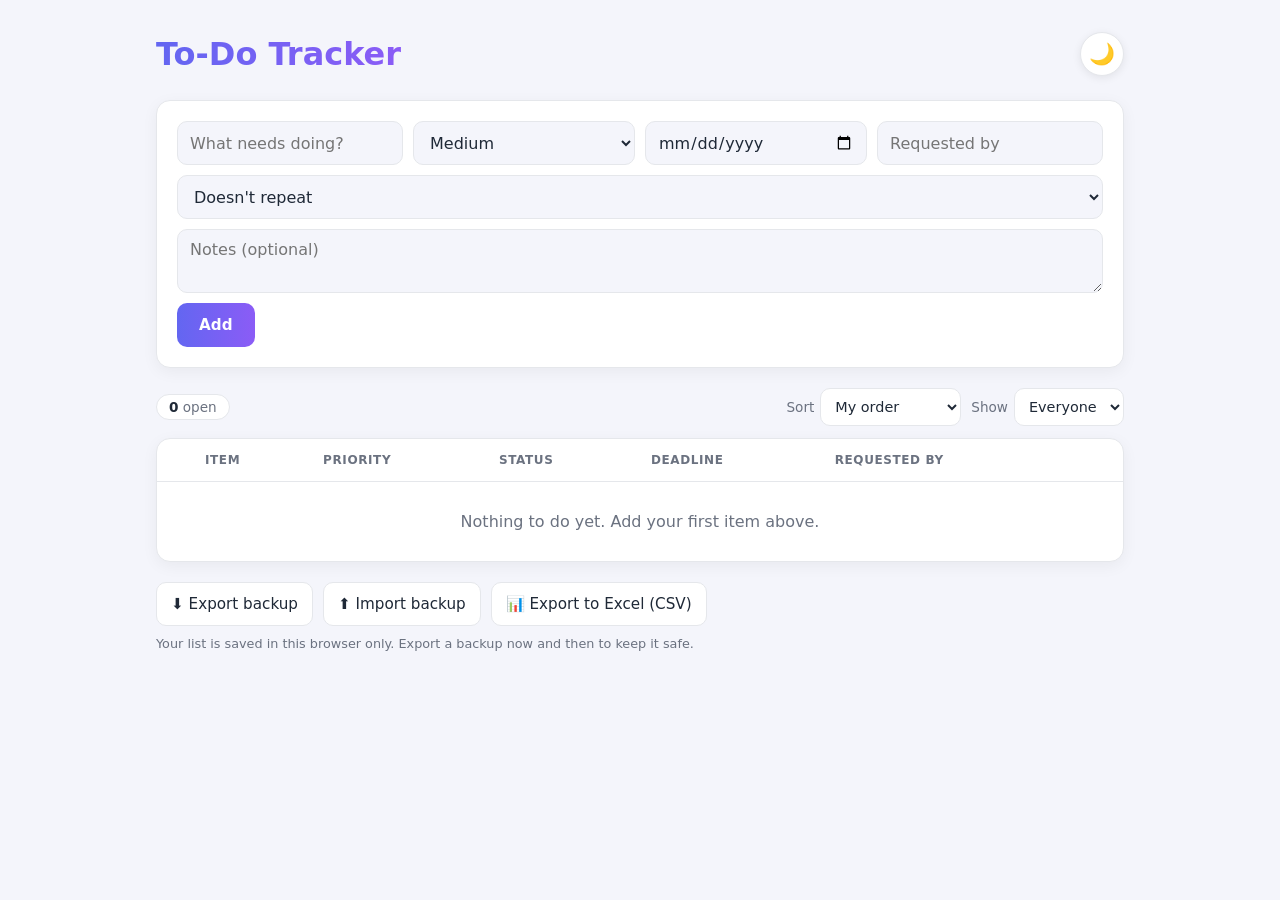
<file: index.html>
<!DOCTYPE html>
<html lang="en">
<head>
  <meta charset="UTF-8">
  <meta name="viewport" content="width=device-width, initial-scale=1, viewport-fit=cover">
  <meta name="theme-color" content="#6366f1">
  <meta name="apple-mobile-web-app-capable" content="yes">
  <title>To-Do Tracker</title>
  <script>
    // Apply the saved light/dark choice before the page draws, so it doesn't flash.
    try {
      const t = localStorage.getItem('theme');
      if (t) document.documentElement.dataset.theme = t;
    } catch (e) {}
  </script>
  <style>
    /* Colour palette (change these to re-theme the whole app) */
    :root {
      --bg: #f4f5fb;
      --card: #ffffff;
      --text: #1f2937;
      --muted: #6b7280;
      --border: #e5e7eb;
      --accent: #6366f1;
      --accent-2: #8b5cf6;
      --high: #dc2626;    --high-bg: #fee2e2;
      --medium: #b45309;  --medium-bg: #fef3c7;
      --low: #047857;     --low-bg: #d1fae5;
      --info: #2563eb;    --info-bg: #dbeafe;
      --wait: #9333ea;    --wait-bg: #f3e8ff;
      --success: #059669; --success-bg: #ecfdf5;
      --success-btn: #059669; /* same in both themes so white button text stays readable */
      color-scheme: light;
    }
    /* Dark colours: used when the device is in dark mode (unless the user picked light),
       or when the user picked dark with the toggle. */
    @media (prefers-color-scheme: dark) {
      :root:not([data-theme="light"]) {
        --bg: #0f172a; --card: #1e293b; --text: #e2e8f0; --muted: #94a3b8; --border: #334155;
        --high: #f87171; --high-bg: #451a1a; --medium: #fbbf24; --medium-bg: #422c0b;
        --low: #34d399; --low-bg: #0b3b2e; --info: #60a5fa; --info-bg: #172554;
        --wait: #c084fc; --wait-bg: #3b0764; --success: #34d399; --success-bg: #0b3b2e;
        color-scheme: dark;
      }
    }
    :root[data-theme="dark"] {
      --bg: #0f172a; --card: #1e293b; --text: #e2e8f0; --muted: #94a3b8; --border: #334155;
      --high: #f87171; --high-bg: #451a1a; --medium: #fbbf24; --medium-bg: #422c0b;
      --low: #34d399; --low-bg: #0b3b2e; --info: #60a5fa; --info-bg: #172554;
      --wait: #c084fc; --wait-bg: #3b0764; --success: #34d399; --success-bg: #0b3b2e;
      color-scheme: dark;
    }

    * { box-sizing: border-box; }
    html { -webkit-text-size-adjust: 100%; }
    html.demo { scrollbar-width: none; }               /* demo mode (mockup.html): no scrollbars */
    html.demo::-webkit-scrollbar { display: none; }
    body {
      font-family: system-ui, -apple-system, "Segoe UI", Roboto, sans-serif;
      background: var(--bg);
      color: var(--text);
      max-width: 1000px;
      margin: 0 auto;
      /* env() keeps content clear of the iPhone notch and home bar */
      padding: max(32px, env(safe-area-inset-top)) max(16px, env(safe-area-inset-right))
               max(32px, env(safe-area-inset-bottom)) max(16px, env(safe-area-inset-left));
      transition: background 0.3s, color 0.3s;
      -webkit-tap-highlight-color: transparent;
    }

    header {
      display: flex;
      align-items: center;
      justify-content: space-between;
      gap: 12px;
      margin-bottom: 24px;
    }
    h1 {
      margin: 0;
      font-size: 2rem;
      background: linear-gradient(90deg, var(--accent), var(--accent-2));
      -webkit-background-clip: text;
      background-clip: text;
      color: transparent;
    }
    #theme-toggle {
      width: 44px;
      height: 44px;
      flex-shrink: 0;
      border-radius: 50%;
      font-size: 1.3rem;
      background: var(--card);
      border: 1px solid var(--border);
      box-shadow: 0 2px 8px rgba(0, 0, 0, 0.08);
    }

    .card {
      background: var(--card);
      border: 1px solid var(--border);
      border-radius: 14px;
      box-shadow: 0 4px 16px rgba(0, 0, 0, 0.05);
      padding: 20px;
      margin-bottom: 20px;
    }

    /* ---------- Add / edit form ---------- */
    form { display: flex; flex-wrap: wrap; gap: 10px; }
    input, select, textarea {
      flex: 1 1 160px;
      min-height: 44px;
      padding: 10px 12px;
      border: 1px solid var(--border);
      border-radius: 10px;
      background: var(--bg);
      color: var(--text);
      font: inherit;
      font-size: 16px; /* 16px stops iPhones zooming in when you tap a field */
    }
    textarea { flex: 1 1 100%; min-height: 64px; resize: vertical; }
    input:focus, select:focus, textarea:focus {
      outline: none;
      border-color: var(--accent);
      box-shadow: 0 0 0 3px rgba(99, 102, 241, 0.25);
    }
    button {
      cursor: pointer;
      border: none;
      border-radius: 10px;
      font: inherit;
      font-size: 0.95rem;
      color: var(--text);
      transition: transform 0.1s, opacity 0.2s, background 0.2s;
    }
    button:hover { opacity: 0.9; }
    button:active { transform: scale(0.95); }
    button[hidden] { display: none; }
    .form-buttons { display: flex; gap: 10px; }
    form button {
      min-height: 44px;
      padding: 10px 22px;
      color: #fff;
      font-weight: 600;
      background: linear-gradient(90deg, var(--accent), var(--accent-2));
    }
    form button.secondary {
      color: var(--text);
      background: var(--bg);
      border: 1px solid var(--border);
    }

    /* ---------- Pop-up message (done / deleted + Undo) ---------- */
    #message {
      display: none;
      position: fixed;
      z-index: 10;
      left: 50%;
      transform: translateX(-50%);
      bottom: max(20px, env(safe-area-inset-bottom));
      width: calc(100% - 32px);
      max-width: 560px;
      align-items: center;
      justify-content: space-between;
      gap: 12px;
      padding: 12px 16px;
      background: var(--success-bg);
      color: var(--success);
      border: 1px solid var(--success);
      border-radius: 12px;
      box-shadow: 0 10px 30px rgba(0, 0, 0, 0.2);
      font-weight: 500;
    }
    #message.show { display: flex; }
    #message button {
      flex-shrink: 0;
      min-height: 36px;
      padding: 6px 16px;
      color: #fff;
      background: var(--success-btn);
      font-weight: 600;
    }

    /* ---------- Counter, sort and filter ---------- */
    .toolbar {
      display: flex;
      flex-wrap: wrap;
      align-items: center;
      justify-content: space-between;
      gap: 12px;
      margin-bottom: 12px;
    }
    .counter { display: flex; flex-wrap: wrap; gap: 8px; }
    .count {
      padding: 4px 12px;
      border-radius: 999px;
      background: var(--card);
      border: 1px solid var(--border);
      font-size: 0.85rem;
      color: var(--muted);
    }
    .count b { color: var(--text); }
    .count.overdue, .count.overdue b { color: var(--high); background: var(--high-bg); border-color: transparent; }
    .controls { display: flex; flex-wrap: wrap; gap: 10px; }
    .controls label { display: flex; align-items: center; gap: 6px; font-size: 0.85rem; color: var(--muted); }
    .controls select { flex: none; min-height: 38px; padding: 6px 10px; font-size: 0.9rem; background: var(--card); }

    /* ---------- Items table ---------- */
    .table-wrap { padding: 0; overflow: hidden; }
    table { width: 100%; border-collapse: collapse; }
    th {
      text-align: left;
      font-size: 0.75rem;
      text-transform: uppercase;
      letter-spacing: 0.05em;
      color: var(--muted);
      padding: 14px 16px;
      border-bottom: 1px solid var(--border);
    }
    td { padding: 12px 16px; border-bottom: 1px solid var(--border); vertical-align: middle; }
    tbody tr:last-child td { border-bottom: none; }
    tbody tr:hover { background: rgba(99, 102, 241, 0.05); }

    .item-name { font-weight: 500; }
    .notes { margin-top: 4px; font-size: 0.85rem; color: var(--muted); white-space: pre-wrap; word-break: break-word; }
    .meta { margin-top: 4px; font-size: 0.78rem; color: var(--muted); }
    td.deadline-cell { white-space: nowrap; }

    /* Finished items: struck through and faded */
    tr.done .item-name { text-decoration: line-through; }
    tr.done td.title, tr.done td.deadline-cell, tr.done td.req, tr.done .badge { opacity: 0.6; }

    /* Drag handle (only shown when sorting by "My order") */
    th.handle-cell, td.handle-cell { width: 32px; padding-right: 0; }
    .handle {
      display: inline-block;
      padding: 4px;
      font-size: 1.2rem;
      line-height: 1;
      color: var(--muted);
      cursor: grab;
      touch-action: none; /* lets a finger drag without scrolling the page */
      user-select: none;
    }
    .no-drag .handle-cell { display: none; }
    tr.dragging { background: var(--card); box-shadow: 0 8px 24px rgba(0, 0, 0, 0.18); }
    tr.dragging .handle { cursor: grabbing; }

    /* Priority badges */
    .badge {
      display: inline-block;
      padding: 3px 10px;
      border-radius: 999px;
      font-size: 0.8rem;
      font-weight: 600;
    }
    .badge.high { color: var(--high); background: var(--high-bg); }
    .badge.medium { color: var(--medium); background: var(--medium-bg); }
    .badge.low { color: var(--low); background: var(--low-bg); }

    /* Status picker, coloured by status */
    .status-select {
      flex: none;
      min-height: 32px;
      padding: 4px 8px;
      font-size: 0.85rem;
      font-weight: 600;
      border-radius: 999px;
      border: 1px solid transparent;
      cursor: pointer;
    }
    .st-todo { color: var(--muted); background: var(--bg); border-color: var(--border); }
    .st-progress { color: var(--info); background: var(--info-bg); }
    .st-waiting { color: var(--wait); background: var(--wait-bg); }
    .st-done { color: var(--success); background: var(--success-bg); }

    /* Deadline: amber when due today/tomorrow, red when overdue */
    .due { display: inline-flex; flex-direction: column; line-height: 1.3; }
    .due small { font-size: 0.75rem; color: var(--muted); }
    .due.soon, .due.soon small { color: var(--medium); font-weight: 600; }
    .due.overdue, .due.overdue small { color: var(--high); font-weight: 600; }

    /* Row buttons: Done/Undo, edit, delete */
    td.actions { white-space: nowrap; text-align: right; }
    td.actions button {
      min-width: 36px;
      min-height: 36px;
      padding: 6px 10px;
      margin-left: 4px;
      background: transparent;
    }
    td.actions button.done-btn { color: #fff; background: var(--success-btn); font-weight: 600; }
    tr.done td.actions button.done-btn { background: var(--muted); }
    td.actions button:not(.done-btn):hover { background: var(--bg); }

    td.empty { white-space: normal; text-align: center; color: var(--muted); padding: 30px; }

    /* ---------- Backup buttons ---------- */
    .backup { display: flex; flex-wrap: wrap; gap: 10px; }
    .backup button {
      min-height: 44px;
      padding: 10px 14px;
      background: var(--card);
      border: 1px solid var(--border);
    }
    .hint { margin: 10px 0 90px; font-size: 0.8rem; color: var(--muted); }

    /* ---------- Phones (iPhone / Android) ---------- */
    @media (max-width: 640px) {
      body { padding-top: max(20px, env(safe-area-inset-top)); }
      h1 { font-size: 1.6rem; }
      .card { padding: 16px; border-radius: 16px; }

      /* Form: one field per line, full-width buttons */
      input, select, textarea, .form-buttons { flex: 1 1 100%; }
      .form-buttons button { flex: 1; min-height: 48px; font-size: 1rem; }

      /* Sort / filter take the full width; 16px text avoids iPhone zoom */
      .controls, .controls label { flex: 1 1 100%; }
      .controls select { flex: 1; font-size: 16px; min-height: 44px; }
      .controls label { flex: 1 1 calc(50% - 5px); }
      .controls { flex-wrap: nowrap; }

      /* List: each item becomes its own card instead of a table row */
      .table-wrap { padding: 0; background: none; border: none; box-shadow: none; overflow: visible; }
      table, tbody, tr, td { display: block; width: 100%; }
      thead { display: none; }
      tbody tr {
        position: relative;
        background: var(--card);
        border: 1px solid var(--border);
        border-radius: 16px;
        box-shadow: 0 4px 16px rgba(0, 0, 0, 0.05);
        padding: 14px 16px;
        margin-bottom: 12px;
      }
      tbody tr:hover { background: var(--card); }
      td {
        border: none;
        padding: 5px 0;
        display: flex;
        justify-content: space-between;
        align-items: center;
        gap: 12px;
      }
      /* Small grey label in front of each value, from the cell's data-label */
      td[data-label]::before {
        content: attr(data-label);
        font-size: 0.8rem;
        color: var(--muted);
      }
      td.title { display: block; font-size: 1.1rem; padding: 0 40px 8px 0; }
      td.blank { display: none; } /* hide empty deadline / requested-by lines */
      td.handle-cell { position: absolute; top: 10px; right: 10px; width: auto; padding: 0; }
      .handle { font-size: 1.4rem; padding: 6px; }
      .due { align-items: flex-end; text-align: right; }
      .status-select { font-size: 16px; min-height: 38px; padding: 4px 12px; }

      /* Buttons along the bottom of the card, big enough for a thumb */
      td.actions {
        justify-content: flex-end;
        gap: 8px;
        margin-top: 10px;
        padding-top: 12px;
        border-top: 1px solid var(--border);
      }
      td.actions button { min-width: 44px; min-height: 44px; margin: 0; font-size: 1.1rem; }
      td.actions button.done-btn { flex: 1; font-size: 1rem; }

      td.empty { display: block; background: var(--card); border-radius: 16px; }
      .backup button { flex: 1 1 100%; }
    }
  </style>
</head>
<body>
  <header>
    <h1>To-Do Tracker</h1>
    <button id="theme-toggle" type="button" aria-label="Switch to dark mode" title="Switch to dark mode">🌙</button>
  </header>

  <div class="card">
    <form id="item-form">
      <input id="item" placeholder="What needs doing?" required autocomplete="off">
      <select id="priority" aria-label="Priority">
        <option>High</option>
        <option selected>Medium</option>
        <option>Low</option>
      </select>
      <input id="deadline" type="date" aria-label="Deadline">
      <input id="requested-by" placeholder="Requested by" list="requesters" autocomplete="off">
      <datalist id="requesters"></datalist>
      <select id="repeat" aria-label="Repeat">
        <option value="">Doesn't repeat</option>
        <option value="daily">Repeats daily</option>
        <option value="weekly">Repeats weekly</option>
        <option value="monthly">Repeats monthly</option>
      </select>
      <textarea id="notes" placeholder="Notes (optional)" rows="2"></textarea>
      <div class="form-buttons">
        <button type="submit" id="submit-btn">Add</button>
        <button type="button" id="cancel-btn" class="secondary" hidden>Cancel</button>
      </div>
    </form>
  </div>

  <div class="toolbar">
    <div id="counter" class="counter" aria-live="polite"></div>
    <div class="controls">
      <label>Sort
        <select id="sort-by">
          <option value="manual">My order</option>
          <option value="priority">Priority</option>
          <option value="deadline">Deadline</option>
          <option value="person">Requested by</option>
          <option value="newest">Newest first</option>
        </select>
      </label>
      <label>Show
        <select id="person-filter"></select>
      </label>
    </div>
  </div>

  <div class="card table-wrap">
    <table id="item-table">
      <thead>
        <tr>
          <th class="handle-cell"></th><th>Item</th><th>Priority</th><th>Status</th>
          <th>Deadline</th><th>Requested by</th><th></th>
        </tr>
      </thead>
      <tbody id="item-list"></tbody>
    </table>
  </div>

  <div class="backup">
    <button id="export-json" type="button">⬇️ Export backup</button>
    <button id="import-btn" type="button">⬆️ Import backup</button>
    <button id="export-csv" type="button">📊 Export to Excel (CSV)</button>
    <input id="import-file" type="file" accept=".json,application/json" hidden>
  </div>
  <p class="hint">Your list is saved in this browser only. Export a backup now and then to keep it safe.</p>

  <div id="message" role="status"></div>

  <script src="app.js"></script>
</body>
</html>
</file>
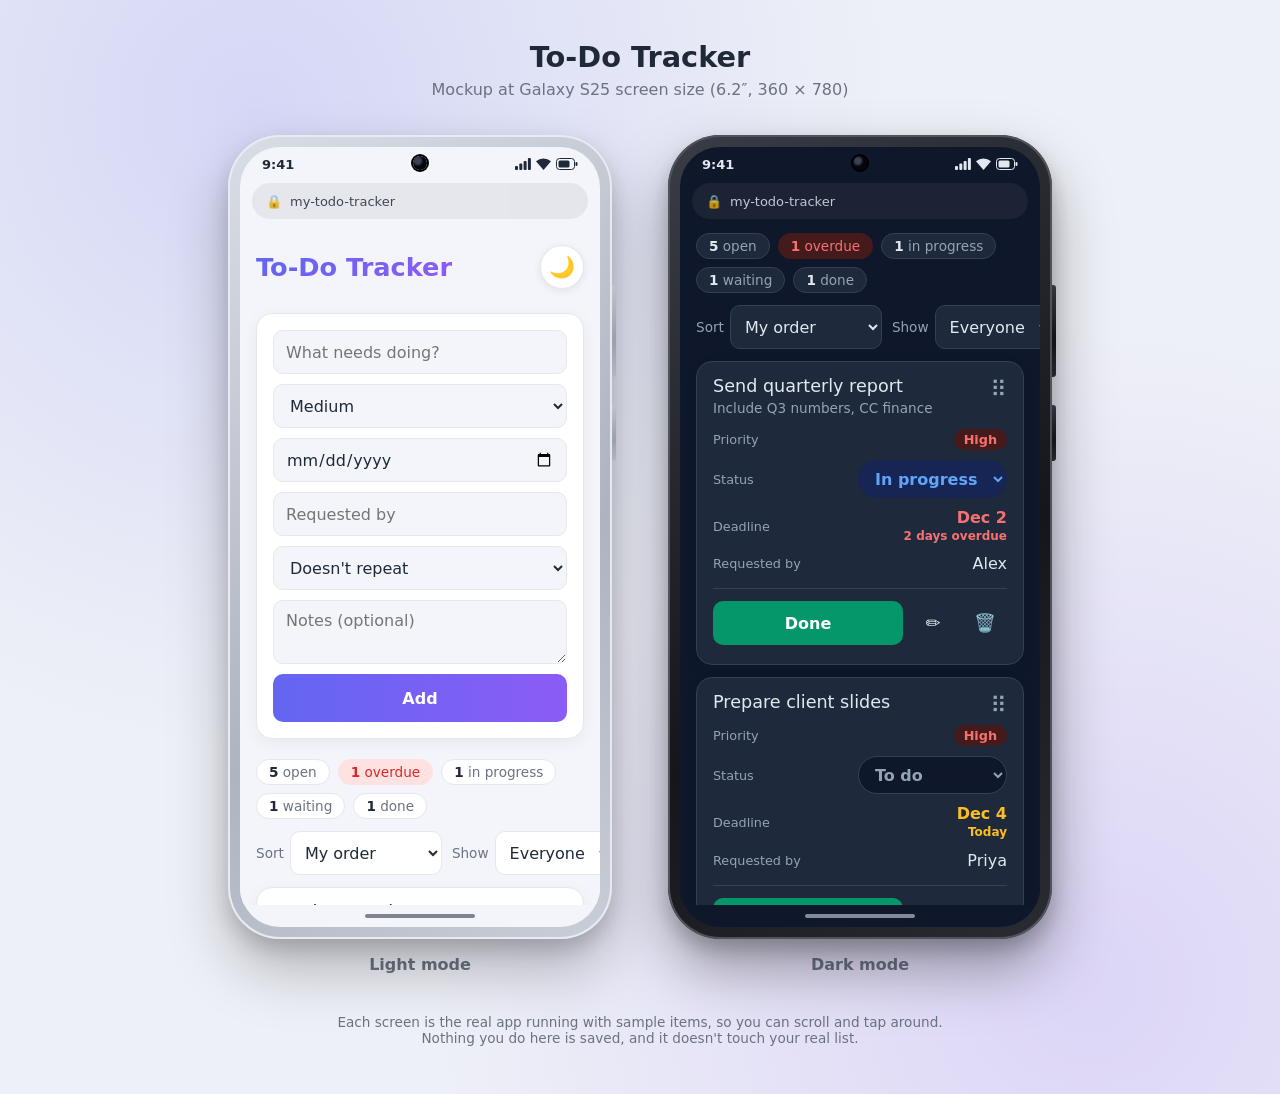
<file: mockup.html>
<!DOCTYPE html>
<html lang="en">
<head>
  <meta charset="UTF-8">
  <meta name="viewport" content="width=device-width, initial-scale=1">
  <title>To-Do Tracker Mockup</title>
  <!--
    Phone mockup of the To-Do Tracker at Galaxy S25 size.
    The S25 screen is 1080 × 2340 pixels, which phones show as a 360 × 780 web page.
    Each screen runs the real app (index.html?demo) with sample items; nothing is saved.
  -->
  <style>
    :root {
      --page: #eef0f7;
      --text: #1f2937;
      --muted: #6b7280;
    }
    @media (prefers-color-scheme: dark) {
      :root { --page: #0b1020; --text: #e2e8f0; --muted: #94a3b8; }
    }
    * { box-sizing: border-box; }
    body {
      margin: 0;
      min-height: 100vh;
      font-family: system-ui, -apple-system, "Segoe UI", Roboto, sans-serif;
      color: var(--text);
      background:
        radial-gradient(circle at 20% 10%, rgba(99, 102, 241, 0.18), transparent 45%),
        radial-gradient(circle at 85% 90%, rgba(139, 92, 246, 0.18), transparent 45%),
        var(--page);
      padding: 40px 16px 48px;
    }
    h1 { margin: 0 0 6px; text-align: center; font-size: 1.8rem; }
    .sub { margin: 0 0 36px; text-align: center; color: var(--muted); }

    .phones {
      display: flex;
      flex-wrap: wrap;
      justify-content: center;
      gap: 56px;
    }
    figure { margin: 0; display: flex; flex-direction: column; align-items: center; gap: 16px; }
    figcaption { font-weight: 600; color: var(--muted); }

    /* ---------- Phone body: flat sides, evenly thin bezels, rounded corners ---------- */
    .phone {
      position: relative;
      width: 384px;            /* 360px screen + 12px bezel each side */
      height: 804px;           /* 780px screen + 12px bezel top and bottom */
      padding: 12px;
      border-radius: 52px;
      background: linear-gradient(145deg, #3a3d46, #15161a 60%, #2a2c33);
      box-shadow:
        0 0 0 2px #50535c inset,          /* metal frame edge */
        0 30px 60px rgba(0, 0, 0, 0.35),
        0 10px 20px rgba(0, 0, 0, 0.2);
    }
    .phone.icy { background: linear-gradient(145deg, #d9dde6, #aeb4c0 60%, #c9ced8); box-shadow: 0 0 0 2px #e8ebf1 inset, 0 30px 60px rgba(0,0,0,0.25), 0 10px 20px rgba(0,0,0,0.15); }

    /* Side keys: volume rocker and power key, both on the right edge */
    .phone::before, .phone::after {
      content: "";
      position: absolute;
      right: -4px;
      width: 4px;
      border-radius: 0 3px 3px 0;
      background: inherit;
      filter: brightness(0.9);
    }
    .phone::before { top: 150px; height: 92px; }   /* volume */
    .phone::after  { top: 270px; height: 56px; }   /* power / side key */

    /* ---------- Screen ---------- */
    .screen {
      position: relative;
      width: 360px;
      height: 780px;
      border-radius: 40px;
      overflow: hidden;
      display: flex;
      flex-direction: column;
      background: var(--app-bg);
      color: var(--app-text);
    }
    .screen.light { --app-bg: #f4f5fb; --app-text: #1f2937; }
    .screen.dark  { --app-bg: #0f172a; --app-text: #e2e8f0; }

    /* Android status bar with the centred punch-hole camera */
    .status {
      position: relative;
      flex: none;
      height: 34px;
      padding: 0 22px;
      display: flex;
      align-items: center;
      justify-content: space-between;
      font-size: 13px;
      font-weight: 600;
    }
    .camera {
      position: absolute;
      left: 50%;
      top: 9px;
      width: 14px;
      height: 14px;
      margin-left: -7px;
      border-radius: 50%;
      background: radial-gradient(circle at 35% 35%, #3b4252 0 20%, #05060a 45%);
      box-shadow: 0 0 0 2px #000;
    }
    .icons { display: flex; align-items: center; gap: 5px; }
    .icons svg { display: block; fill: currentColor; }

    /* Browser address bar (the app runs in the phone's web browser) */
    .urlbar {
      flex: none;
      margin: 2px 12px 6px;
      height: 36px;
      border-radius: 18px;
      display: flex;
      align-items: center;
      gap: 8px;
      padding: 0 14px;
      font-size: 13px;
      background: rgba(127, 127, 127, 0.14);
      color: inherit;
      opacity: 0.85;
    }

    iframe {
      flex: 1;
      width: 100%;
      border: 0;
      display: block;
      background: var(--app-bg);
    }

    /* Android gesture bar */
    .navbar { flex: none; height: 22px; display: flex; align-items: center; justify-content: center; }
    .navbar span { width: 110px; height: 4px; border-radius: 2px; background: currentColor; opacity: 0.55; }

    .note { max-width: 640px; margin: 40px auto 0; text-align: center; font-size: 0.85rem; color: var(--muted); }

    /* Small screens: shrink the phones so they fit */
    @media (max-width: 420px) {
      .phone { transform: scale(0.82); transform-origin: top center; margin-bottom: -145px; }
    }
  </style>
</head>
<body>
  <h1>To-Do Tracker</h1>
  <p class="sub">Mockup at Galaxy S25 screen size (6.2″, 360 × 780)</p>

  <div class="phones">
    <figure>
      <div class="phone icy">
        <div class="screen light">
          <div class="status">
            <span>9:41</span>
            <i class="camera"></i>
            <span class="icons" aria-hidden="true">
              <svg width="16" height="12" viewBox="0 0 16 12"><rect x="0" y="8" width="3" height="4" rx="1"/><rect x="4.3" y="5.5" width="3" height="6.5" rx="1"/><rect x="8.6" y="3" width="3" height="9" rx="1"/><rect x="12.9" y="0" width="3" height="12" rx="1"/></svg>
              <svg width="15" height="12" viewBox="0 0 15 12"><path d="M7.5 12 0 3.2A11.5 11.5 0 0 1 15 3.2Z"/></svg>
              <svg width="22" height="12" viewBox="0 0 22 12"><rect x="0.5" y="0.5" width="18" height="11" rx="3" fill="none" stroke="currentColor"/><rect x="2.5" y="2.5" width="11" height="7" rx="1.5"/><rect x="19.5" y="4" width="2" height="4" rx="1"/></svg>
            </span>
          </div>
          <div class="urlbar"><span aria-hidden="true">🔒</span> my-todo-tracker</div>
          <iframe src="index.html?demo&amp;theme=light" title="To-Do Tracker, light mode"></iframe>
          <div class="navbar"><span></span></div>
        </div>
      </div>
      <figcaption>Light mode</figcaption>
    </figure>

    <figure>
      <div class="phone">
        <div class="screen dark">
          <div class="status">
            <span>9:41</span>
            <i class="camera"></i>
            <span class="icons" aria-hidden="true">
              <svg width="16" height="12" viewBox="0 0 16 12"><rect x="0" y="8" width="3" height="4" rx="1"/><rect x="4.3" y="5.5" width="3" height="6.5" rx="1"/><rect x="8.6" y="3" width="3" height="9" rx="1"/><rect x="12.9" y="0" width="3" height="12" rx="1"/></svg>
              <svg width="15" height="12" viewBox="0 0 15 12"><path d="M7.5 12 0 3.2A11.5 11.5 0 0 1 15 3.2Z"/></svg>
              <svg width="22" height="12" viewBox="0 0 22 12"><rect x="0.5" y="0.5" width="18" height="11" rx="3" fill="none" stroke="currentColor"/><rect x="2.5" y="2.5" width="11" height="7" rx="1.5"/><rect x="19.5" y="4" width="2" height="4" rx="1"/></svg>
            </span>
          </div>
          <div class="urlbar"><span aria-hidden="true">🔒</span> my-todo-tracker</div>
          <iframe src="index.html?demo&amp;theme=dark&amp;view=list" title="To-Do Tracker, dark mode"></iframe>
          <div class="navbar"><span></span></div>
        </div>
      </div>
      <figcaption>Dark mode</figcaption>
    </figure>
  </div>

  <p class="note">
    Each screen is the real app running with sample items, so you can scroll and tap around.
    Nothing you do here is saved, and it doesn't touch your real list.
  </p>
</body>
</html>
</file>
